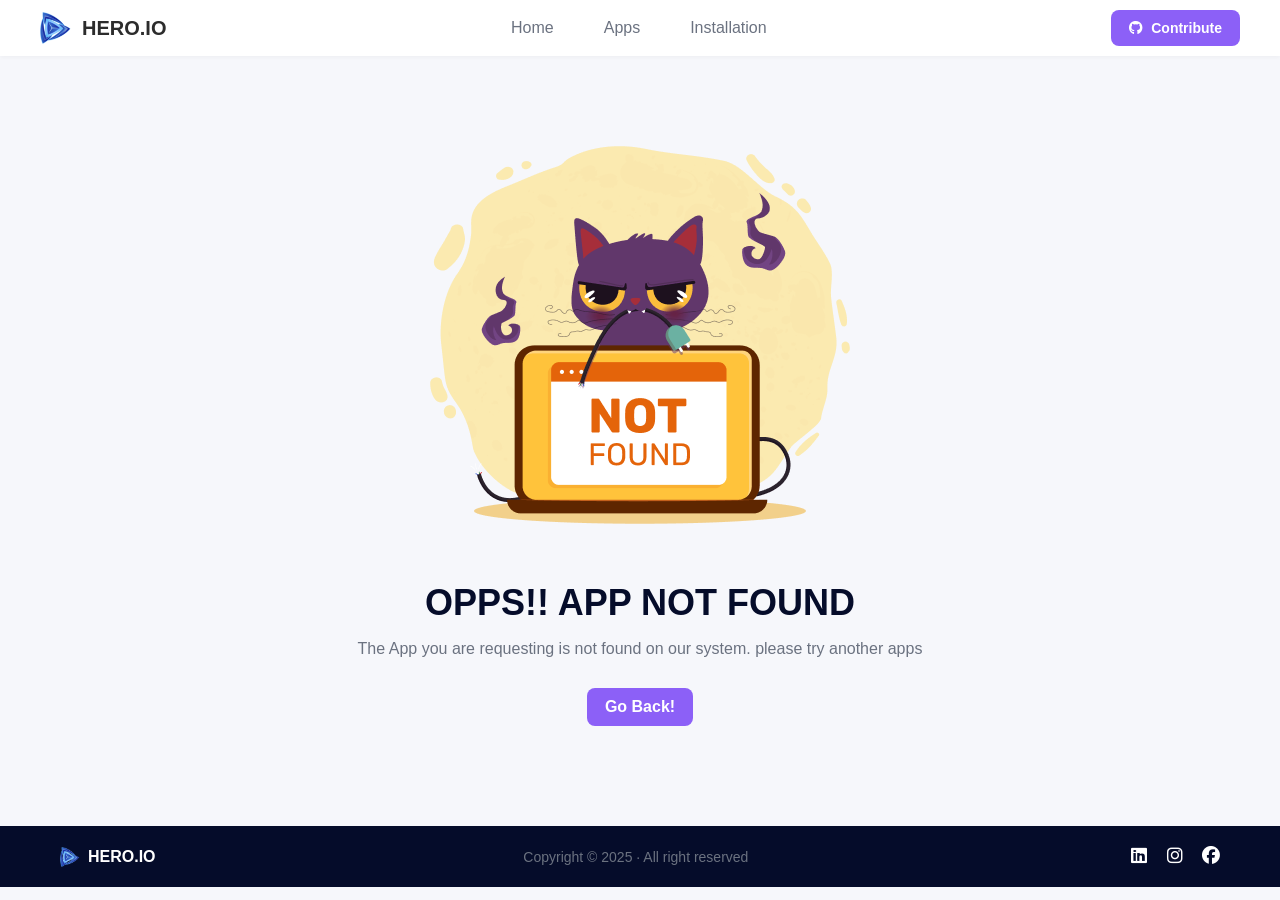
<file: app-details.html>
<!doctype html>
<html lang="en">
  <head>
    <meta charset="utf-8" />
    <meta name="viewport" content="width=device-width,initial-scale=1" />
    <title>Hero IO — App Details</title>
    <link rel="stylesheet" href="style.css" />
    <link
      rel="stylesheet"
      href="https://cdnjs.cloudflare.com/ajax/libs/font-awesome/6.5.2/css/all.min.css"
    />
  </head>
  <body>
    <div class="site">
      <header class="site-header" role="banner">
        <div class="header-inner container">
          <a href="index.html" class="logo">
            <img src="assets/logo.png" alt="HERO.IO logo" class="logo-icon" />
            <div class="brand">HERO.IO</div>
          </a>

          <nav class="nav" role="navigation" aria-label="Main">
            <a href="index.html" class="nav-link">Home</a>
            <a href="apps.html" class="nav-link">Apps</a>
            <a href="installation.html" class="nav-link">Installation</a>
          </nav>

          <a class="btn contribute" href="#" target="_blank" rel="noopener">
            <i class="fa-brands fa-github"></i>
            Contribute
          </a>
        </div>
      </header>

      <main class="container">
        <div id="appContent">
          <div class="app-details-header" id="appDetailsHeader"></div>

          <div class="ratings-section">
            <h2>Ratings</h2>
            <div class="ratings-chart">
              <div class="ratings-bar-list" id="ratingsBreakdown"></div>
              <div class="rating-x-axis">
                <span class="start">0</span>
                <span>3000</span>
                <span>6000</span>
                <span>9000</span>
                <span class="end">12000</span>
              </div>
            </div>
          </div>

          <div class="description-section">
            <h2>Description</h2>
            <div id="appDescription"></div>
          </div>
        </div>

        <div id="appNotFound" class="error-page" style="display: none">
          <img
            src="assets/App-Error.png"
            alt="App Not Found Illustration"
            class="app-not-found-image"
          />
          <h1>OPPS!! APP NOT FOUND</h1>
          <p>
            The App you are requesting is not found on our system. please try
            another apps
          </p>
          <a
            href="apps.html"
            class="btn"
            style="background: var(--secondary-color)"
            >Go Back!</a
          >
        </div>
      </main>

      <footer class="site-footer" style="margin-top: 40px">
        <div class="container footer-inner">
          <div class="footer-logo">
            <img
              src="assets/logo.png"
              alt="HERO.IO logo"
              style="width: 20px; height: 20px"
            />
            HERO.IO
          </div>
          <div class="footer-text">Copyright © 2025 · All right reserved</div>
          <div class="social-links">
            <a href="#" aria-label="LinkedIn"
              ><i class="fab fa-linkedin"></i
            ></a>
            <a href="#" aria-label="Instagram"
              ><i class="fab fa-instagram"></i
            ></a>
            <a href="#" aria-label="Facebook"
              ><i class="fab fa-facebook"></i
            ></a>
          </div>
        </div>
      </footer>
    </div>

    <script src="data.js"></script>
    <script src="utils.js"></script>
    <script>
      function renderAppDetails() {
        showLoading(true);
        const urlParams = new URLSearchParams(window.location.search);
        const appId = parseInt(urlParams.get("id"));
        const app = window.appsData.find((a) => a.id === appId);

        const appContent = document.getElementById("appContent");
        const appNotFound = document.getElementById("appNotFound");

        if (!app) {
          appContent.style.display = "none";
          appNotFound.style.display = "block";
          showLoading(false);
          return;
        }

        appContent.style.display = "block";
        appNotFound.style.display = "none";
        document.title = `Hero IO — ${app.title}`;

        // Check if installed
        const isInstalled = getInstalledApps().some((a) => a.id === app.id);

        // Render Header
        document.getElementById("appDetailsHeader").innerHTML = `
                <div class="app-details-icon-container">
                    <img src="${app.image}" alt="${app.title} icon" class="app-details-icon" onerror="this.src='assets/placeholder.png'">
                </div>
                <div class="app-details-info">
                    <h1>${app.title}</h1>
                    <p>Developed by <strong>${app.companyName}</strong></p>
                    <div class="app-stats-grid">
                        <div class="app-stat-item">
                            <div class="app-stat-value">${formatDownloads(app.downloads)}</div>
                            <div class="app-stat-label">Downloads</div>
                        </div>
                        <div class="app-stat-item">
                            <div class="app-stat-value">${app.ratingAvg}</div>
                            <div class="app-stat-label">Average Ratings</div>
                        </div>
                        <div class="app-stat-item">
                            <div class="app-stat-value">${formatDownloads(app.reviews)}</div>
                            <div class="app-stat-label">Total Reviews</div>
                        </div>
                    </div>
                    <button id="installBtn" class="btn install-btn-lg ${isInstalled ? "installed" : ""}" ${isInstalled ? "disabled" : ""}>
                        ${isInstalled ? "Installed" : `Install Now (${app.size} MB)`}
                    </button>
                </div>
            `;

        // Install Button Logic
        document
          .getElementById("installBtn")
          .addEventListener("click", function () {
            if (isInstalled) return;

            const installedApps = getInstalledApps();
            if (!installedApps.some((a) => a.id === app.id)) {
              installedApps.push(app);
              saveInstalledApps(installedApps);

              // Update button state
              this.textContent = "Installed";
              this.disabled = true;
              this.classList.add("installed");

              showToast("App installed successfully!");
            }
          });

        // Render Ratings Breakdown
        const scaledRatings = getScaledRatings(app);
        const breakdownHtml = scaledRatings
          .map((r) => {
            // Use Font Awesome star icons
            const starIcon =
              '<i class="fa-solid fa-star" style="color: var(--rating-color);"></i>';
            return `
                    <div class="rating-row">
                        <div class="star-label">${r.name.replace(" star", "")} ${starIcon}</div>
                        <div class="rating-bar-container">
                            <div class="rating-bar" style="width: ${r.percentage}%;"></div>
                        </div>
                    </div>
                `;
          })
          .reverse()
          .join(""); // Reverse to show 5 star at the top

        document.getElementById("ratingsBreakdown").innerHTML = breakdownHtml;

        // Render Description
        // Split the description by '. ' to create paragraphs for better layout
        document.getElementById("appDescription").innerHTML = app.description
          .split(". ")
          .map((p) => {
            if (p.trim().length > 0) return `<p>${p}.</p>`;
            return "";
          })
          .join("");

        showLoading(false);
      }

      document.addEventListener("DOMContentLoaded", renderAppDetails);
    </script>
  </body>
</html>
</file>
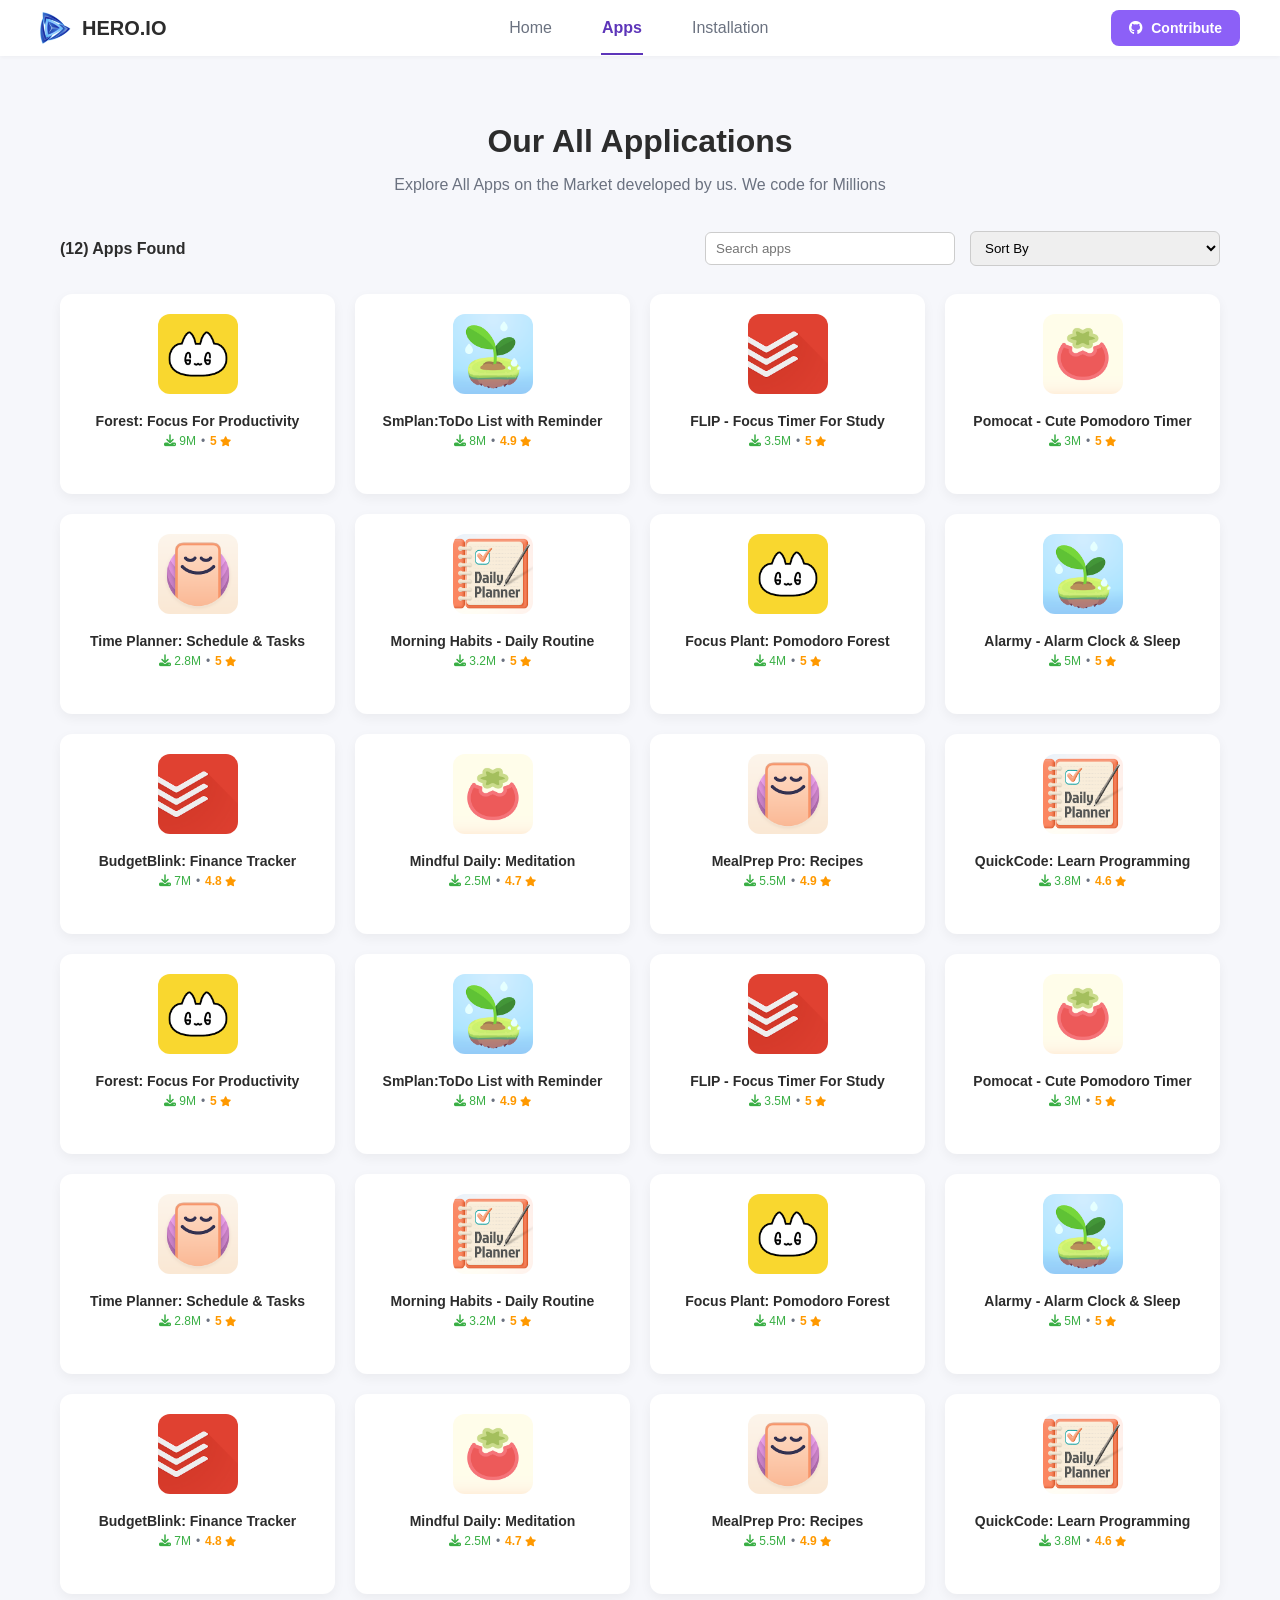
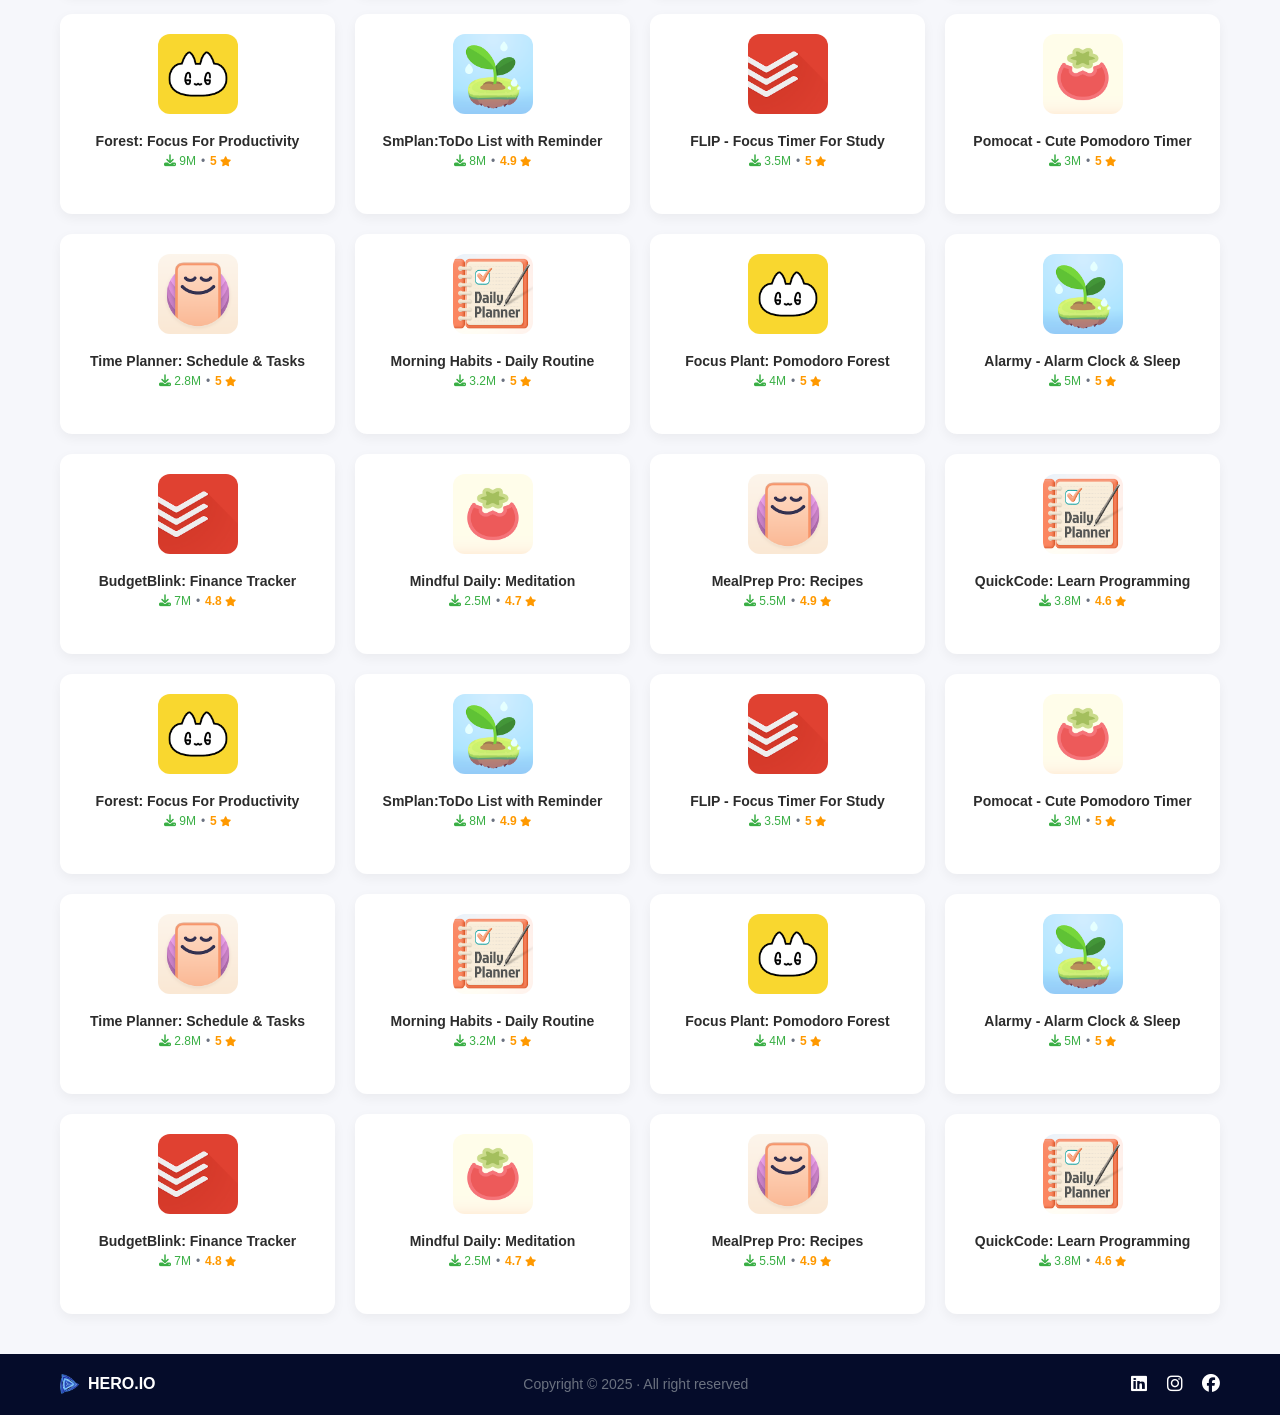
<file: apps.html>
<!doctype html>
<html lang="en">
  <head>
    <meta charset="utf-8" />
    <meta name="viewport" content="width=device-width,initial-scale=1" />
    <title>Hero IO — Apps</title>
    <link rel="stylesheet" href="style.css" />
    <link
      rel="stylesheet"
      href="https://cdnjs.cloudflare.com/ajax/libs/font-awesome/6.5.2/css/all.min.css"
    />
  </head>
  <body>
    <div class="site">
      <header class="site-header" role="banner">
        <div class="header-inner container">
          <a href="index.html" class="logo">
            <img src="assets/logo.png" alt="HERO.IO logo" class="logo-icon" />
            <div class="brand">HERO.IO</div>
          </a>

          <nav class="nav" role="navigation" aria-label="Main">
            <a href="index.html" class="nav-link">Home</a>
            <a href="apps.html" class="nav-link active">Apps</a>
            <a href="installation.html" class="nav-link">Installation</a>
          </nav>

          <a
            class="btn contribute"
            href="https://github.com/masuma01199"
            target="_blank"
            rel="noopener"
          >
            <i class="fa-brands fa-github"></i>
            Contribute
          </a>
        </div>
      </header>

      <main class="container">
        <section class="apps-section" style="padding-top: 40px">
          <h2 style="text-align: center; font-size: 32px; margin-bottom: 10px">
            Our All Applications
          </h2>
          <p style="text-align: center">
            Explore All Apps on the Market developed by us. We code for Millions
          </p>

          <div class="apps-header">
            <p class="apps-count" id="appsCount"></p>
            <div class="apps-controls">
              <input id="search" placeholder="Search apps" />
              <select id="sortDropdown">
                <option value="none">Sort By</option>
                <option value="high-low">High-Low Downloads</option>
                <option value="low-high">Low-High Downloads</option>
              </select>
            </div>
          </div>

          <div id="appsGrid" class="app-grid" aria-live="polite"></div>

          <div
            id="noAppFound"
            class="error-page"
            style="display: none; text-align: center"
          >
            <img
              src="assets/App-Error.png"
              alt="No App Found Illustration"
              style="max-width: 300px"
            />
            <p style="font-weight: 600">No App Found</p>
            <p>Try refining your search query.</p>
          </div>
        </section>
      </main>

      <footer class="site-footer">
        <div class="container footer-inner">
          <div class="footer-logo">
            <img
              src="assets/logo.png"
              alt="HERO.IO logo"
              style="width: 20px; height: 20px"
            />
            HERO.IO
          </div>
          <div class="footer-text">Copyright © 2025 · All right reserved</div>
          <div class="social-links">
            <a href="#" aria-label="LinkedIn"
              ><i class="fab fa-linkedin"></i
            ></a>
            <a href="#" aria-label="Instagram"
              ><i class="fab fa-instagram"></i
            ></a>
            <a href="#" aria-label="Facebook"
              ><i class="fab fa-facebook"></i
            ></a>
          </div>
        </div>
      </footer>
    </div>

    <script src="data.js"></script>
    <script src="utils.js"></script>
    <script>
      let currentApps = [...window.appsData];

      function createCard(app) {
        const el = document.createElement("article");
        el.className = "app-card";
        el.setAttribute("tabindex", "0");
        el.innerHTML = `
                <img class="app-card-image" src="${app.image}" alt="${app.title} icon" onerror="this.src='assets/demo-app (1).webp'">
                <h3 class="app-card-title">${app.title}</h3>
                <div class="app-card-meta">
                    <span class="download-count">
                        <i class="fa-solid fa-download download-icon" style="font-size: 12px; vertical-align: middle;"></i>
                        ${formatDownloads(app.downloads)}
                    </span>
                    <span>•</span>
                    <span class="rating">${app.ratingAvg} <i class="fa-solid fa-star" style="font-size:10px;"></i></span>
                </div>
            `;
        el.addEventListener("click", () =>
          navigateTo("app-details.html?id=" + app.id),
        );
        return el;
      }

      function renderApps(appsToRender) {
        const grid = document.getElementById("appsGrid");
        const noAppFound = document.getElementById("noAppFound");
        const appsCount = document.getElementById("appsCount");

        grid.innerHTML = "";
        appsCount.textContent = `(${appsToRender.length}) Apps Found`;

        if (appsToRender.length === 0) {
          noAppFound.style.display = "block";
          grid.style.display = "none";
        } else {
          noAppFound.style.display = "none";
          grid.style.display = "grid";
          // Render the apps (duplicated to match the demo count of 32 cards)
          const duplicatedApps = [
            ...appsToRender,
            ...appsToRender,
            ...appsToRender,
            ...appsToRender,
          ];
          duplicatedApps.forEach((app) => grid.appendChild(createCard(app)));
        }
      }

      function applyFiltersAndSort() {
        showLoading(true);
        const query = document.getElementById("search").value.toLowerCase();
        const sortBy = document.getElementById("sortDropdown").value;

        // 1. Filter
        let filteredApps = window.appsData.filter(
          (app) =>
            app.title.toLowerCase().includes(query) ||
            app.companyName.toLowerCase().includes(query),
        );

        // 2. Sort
        if (sortBy === "high-low") {
          filteredApps.sort((a, b) => b.downloads - a.downloads);
        } else if (sortBy === "low-high") {
          filteredApps.sort((a, b) => a.downloads - b.downloads);
        }

        currentApps = filteredApps;
        renderApps(currentApps);
        // Hide loading after a slight delay to allow rendering
        setTimeout(() => showLoading(false), 100);
      }

      document
        .getElementById("search")
        .addEventListener("input", applyFiltersAndSort);
      document
        .getElementById("sortDropdown")
        .addEventListener("change", applyFiltersAndSort);

      document.addEventListener("DOMContentLoaded", () => {
        // Initial render (show all 12 apps, which are then duplicated to 32)
        applyFiltersAndSort();
      });
    </script>
  </body>
</html>
</file>
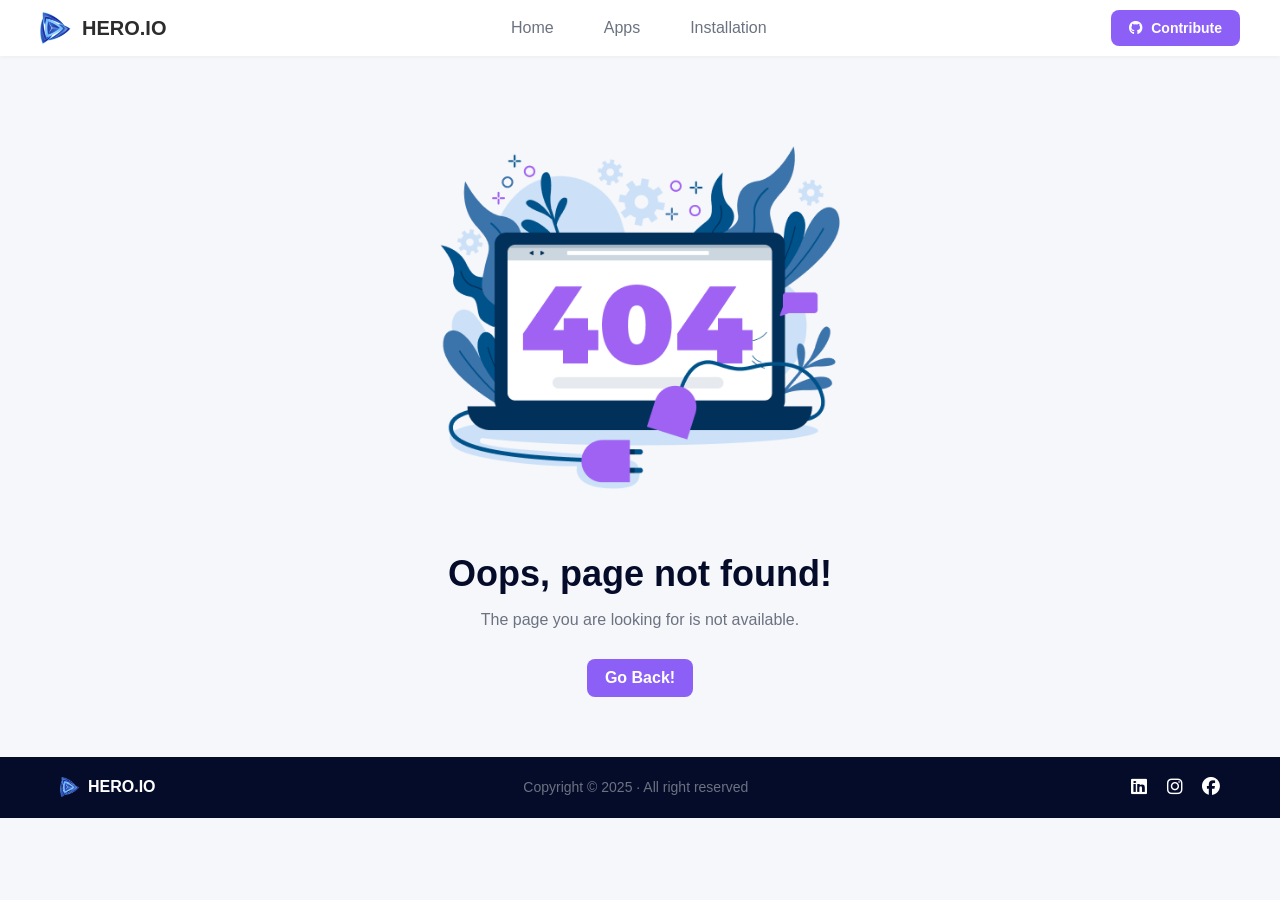
<file: Error-page.html>
<!doctype html>
<html lang="en">
  <head>
    <meta charset="utf-8" />
    <meta name="viewport" content="width=device-width,initial-scale=1" />
    <title>Hero IO — Error 404</title>
    <link rel="stylesheet" href="style.css" />
    <link
      rel="stylesheet"
      href="https://cdnjs.cloudflare.com/ajax/libs/font-awesome/6.5.2/css/all.min.css"
    />
  </head>
  <body>
    <div class="site">
      <header class="site-header" role="banner">
        <div class="header-inner container">
          <a href="index.html" class="logo">
            <img src="assets/logo.png" alt="HERO.IO logo" class="logo-icon" />
            <div class="brand">HERO.IO</div>
          </a>

          <nav class="nav" role="navigation" aria-label="Main">
            <a href="index.html" class="nav-link">Home</a>
            <a href="apps.html" class="nav-link">Apps</a>
            <a href="installation.html" class="nav-link">Installation</a>
          </nav>

          <a class="btn contribute" href="#" target="_blank" rel="noopener">
            <i class="fa-brands fa-github"></i>
            Contribute
          </a>
        </div>
      </header>

      <main class="container">
        <section class="error-page">
          <img
            src="assets/error-404.png"
            alt="404 Page Not Found Illustration"
          />

          <h1>Oops, page not found!</h1>
          <p>The page you are looking for is not available.</p>
          <a href="index.html" class="btn">Go Back!</a>
        </section>
      </main>

      <footer class="site-footer">
        <div class="container footer-inner">
          <div class="footer-logo">
            <img
              src="assets/logo.png"
              alt="HERO.IO logo"
              style="width: 20px; height: 20px"
            />
            HERO.IO
          </div>
          <div class="footer-text">Copyright © 2025 · All right reserved</div>
          <div class="social-links">
            <a href="#" aria-label="LinkedIn"
              ><i class="fab fa-linkedin"></i
            ></a>
            <a href="#" aria-label="Instagram"
              ><i class="fab fa-instagram"></i
            ></a>
            <a href="#" aria-label="Facebook"
              ><i class="fab fa-facebook"></i
            ></a>
          </div>
        </div>
      </footer>
    </div>
    <script src="utils.js"></script>
  </body>
</html>
</file>
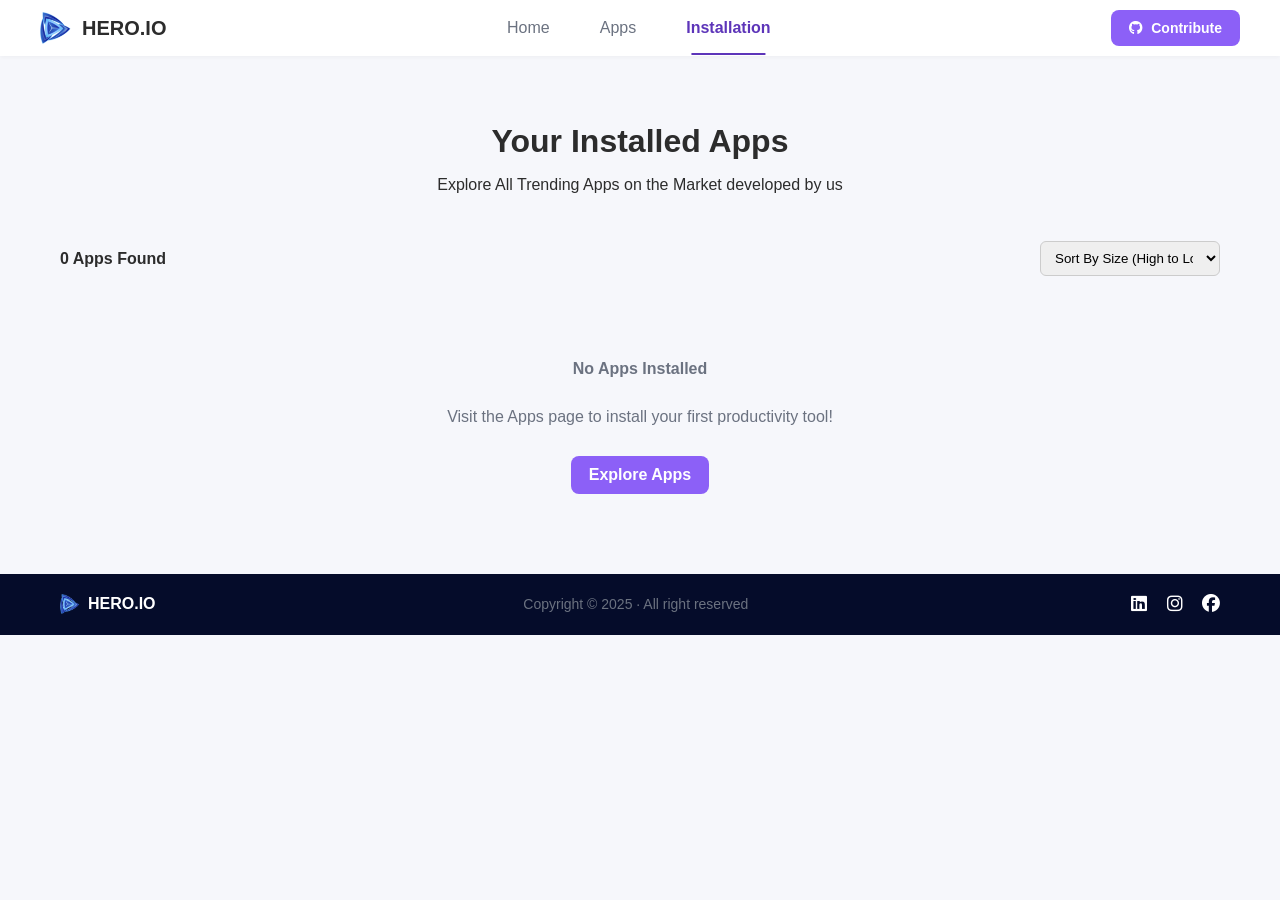
<file: installation.html>
<!doctype html>
<html lang="en">
  <head>
    <meta charset="utf-8" />
    <meta name="viewport" content="width=device-width,initial-scale=1" />
    <title>Hero IO — My Installation</title>
    <link rel="stylesheet" href="style.css" />
    <link
      rel="stylesheet"
      href="https://cdnjs.cloudflare.com/ajax/libs/font-awesome/6.5.2/css/all.min.css"
    />
  </head>
  <body>
    <div class="site">
      <header class="site-header" role="banner">
        <div class="header-inner container">
          <a href="index.html" class="logo">
            <img src="assets/logo.png" alt="HERO.IO logo" class="logo-icon" />
            <div class="brand">HERO.IO</div>
          </a>

          <nav class="nav" role="navigation" aria-label="Main">
            <a href="index.html" class="nav-link">Home</a>
            <a href="apps.html" class="nav-link">Apps</a>
            <a href="installation.html" class="nav-link active">Installation</a>
          </nav>

          <a class="btn contribute" href="#" target="_blank" rel="noopener">
            <i class="fa-brands fa-github"></i>
            Contribute
          </a>
        </div>
      </header>

      <main class="container">
        <section class="installed-app-list">
          <h2 style="text-align: center; font-size: 32px; margin-bottom: 10px">
            Your Installed Apps
          </h2>
          <p style="text-align: center; margin-bottom: 40px">
            Explore All Trending Apps on the Market developed by us
          </p>

          <div class="install-controls">
            <p><strong id="installedCount">0 Apps Found</strong></p>
            <div class="apps-controls">
              <select
                id="sortInstalledDropdown"
                style="width: 180px"
                aria-label="Sort installed apps"
              >
                <option value="size-desc">Sort By Size (High to Low)</option>
                <option value="name-asc">Sort By Name (A-Z)</option>
                <option value="name-desc">Sort By Name (Z-A)</option>
              </select>
            </div>
          </div>

          <div id="installedAppContainer"></div>

          <div
            id="noInstalledApps"
            class="error-page"
            style="display: none; padding: 40px 0"
          >
            <p style="font-weight: 600">No Apps Installed</p>
            <p>Visit the Apps page to install your first productivity tool!</p>
            <a href="apps.html" class="btn">Explore Apps</a>
          </div>
        </section>
      </main>

      <footer class="site-footer">
        <div class="container footer-inner">
          <div class="footer-logo">
            <img
              src="assets/logo.png"
              alt="HERO.IO logo"
              style="width: 20px; height: 20px"
            />
            HERO.IO
          </div>
          <div class="footer-text">Copyright © 2025 · All right reserved</div>
          <div class="social-links">
            <a href="#" aria-label="LinkedIn"
              ><i class="fab fa-linkedin"></i
            ></a>
            <a href="#" aria-label="Instagram"
              ><i class="fab fa-instagram"></i
            ></a>
            <a href="#" aria-label="Facebook"
              ><i class="fab fa-facebook"></i
            ></a>
          </div>
        </div>
      </footer>
    </div>

    <script src="data.js"></script>
    <script src="utils.js"></script>
    <script>
      function createInstalledCard(app) {
        const el = document.createElement("article");
        el.className = "installed-app-item";
        el.setAttribute("data-app-id", app.id);
        el.innerHTML = `
                <img src="${app.image}" alt="${app.title} icon" onerror="this.src='assets/placeholder.png'"> 
                <div class="installed-app-details">
                    <h3>${app.title}</h3>
                    <div class="installed-app-meta">
                        <span class="download-count">
                            <i class="fa-solid fa-download download-icon" style="font-size: 12px; vertical-align: middle;"></i>
                            ${formatDownloads(app.downloads)}
                        </span>
                        <span>•</span>
                        <span class="rating">${app.ratingAvg} <i class="fa-solid fa-star" style="font-size:10px;"></i></span>
                        <span>•</span>
                        <span>${app.size} MB</span>
                    </div>
                </div>
                <button class="btn uninstall-btn">Uninstall</button>
            `;

        // Uninstall Logic
        el.querySelector(".uninstall-btn").addEventListener(
          "click",
          function () {
            uninstallApp(app.id, app.title);
          },
        );
        return el;
      }

      function uninstallApp(appId, appTitle) {
        showLoading(true);
        let installedApps = getInstalledApps();
        const index = installedApps.findIndex((a) => a.id === appId);

        if (index > -1) {
          installedApps.splice(index, 1);
          saveInstalledApps(installedApps);

          // Remove from UI
          const elementsToRemove = document.querySelectorAll(
            `[data-app-id="${appId}"]`,
          );
          elementsToRemove.forEach((el) => el.remove());

          showToast(`'${appTitle}' has been uninstalled.`, "error");
          renderInstalledApps(); // Re-render to update the list
        }
        showLoading(false);
      }

      function renderInstalledApps() {
        showLoading(true);
        let installedApps = getInstalledApps();
        const container = document.getElementById("installedAppContainer");
        const installedCount = document.getElementById("installedCount");
        const noInstalledApps = document.getElementById("noInstalledApps");

        // Apply sorting
        const sortBy = document.getElementById("sortInstalledDropdown").value;
        if (sortBy === "name-asc") {
          installedApps.sort((a, b) => a.title.localeCompare(b.title));
        } else if (sortBy === "name-desc") {
          installedApps.sort((a, b) => b.title.localeCompare(a.title));
        } else if (sortBy === "size-desc") {
          installedApps.sort((a, b) => b.size - a.size);
        }

        container.innerHTML = "";

        if (installedApps.length === 0) {
          noInstalledApps.style.display = "block";
          installedCount.textContent = "0 Apps Found";
        } else {
          noInstalledApps.style.display = "none";
          installedCount.textContent = `${installedApps.length} Apps Found`;
          // Duplicate and render all unique installed apps for the list visual
          const duplicatedApps = [
            ...installedApps,
            ...installedApps,
            ...installedApps,
          ];
          duplicatedApps.forEach((app) =>
            container.appendChild(createInstalledCard(app)),
          );
        }
        showLoading(false);
      }

      document
        .getElementById("sortInstalledDropdown")
        .addEventListener("change", renderInstalledApps);
      document.addEventListener("DOMContentLoaded", renderInstalledApps);
    </script>
  </body>
</html>
</file>
<file: style.css>
/* Base Styles */
:root {
  --text-dark: #2c2c2c;
  --text-light: #ffffff;
  --bg-light: #f6f7fb;
  --bg-dark: #050c2a; /* Dark Blue Header/Footer */
  --card-bg: #ffffff;
  --primary-color: #5d35b9; /* Purple Accent */
  --secondary-color: #8c60f7; /* Lighter Purple button */
  --rating-color: #ff9900; /* Orange for ratings */
  --install-color: #39ae44; /* Green for install/uninstall */
  --muted: #6b7280;
  --max-width: 1200px;
  --radius: 12px;
  --shadow: 0 4px 12px rgba(0, 0, 0, 0.05);
  --gap: 20px;
}

* {
  box-sizing: border-box;
}
html,
body {
  height: 100%;
}
body {
  margin: 0;
  font-family:
    -apple-system, BlinkMacSystemFont, "Segoe UI", Roboto, "Helvetica Neue",
    Arial, sans-serif;
  background: var(--bg-light);
  color: var(--text-dark);
  -webkit-font-smoothing: antialiased;
}
.container {
  max-width: var(--max-width);
  margin: 0 auto;
  padding: 0 20px;
}
a {
  text-decoration: none;
  color: var(--primary-color);
}
img {
  max-width: 100%;
  height: auto;
}

/* Header */
.site-header {
  background: var(--card-bg);
  box-shadow: 0 2px 4px rgba(0, 0, 0, 0.03);
}
.header-inner {
  display: flex;
  align-items: center;
  justify-content: space-between;
  padding: 10px 0;
}
.logo {
  display: flex;
  align-items: center;
  gap: 10px;
  text-decoration: none;
  color: var(--text-dark);
}
.logo-icon {
  width: 32px;
  height: 32px;
}
.brand {
  font-size: 20px;
  font-weight: 700;
}
.nav {
  display: flex;
  gap: 30px;
  align-items: center;
}
.nav-link {
  color: var(--muted);
  text-decoration: none;
  padding: 8px 10px;
  position: relative;
  transition: color 0.2s;
}
.nav-link.active {
  color: var(--primary-color);
  font-weight: 600;
}
.nav-link.active::after {
  content: "";
  position: absolute;
  bottom: -10px;
  left: 50%;
  transform: translateX(-50%);
  width: 70%;
  height: 2px;
  background: var(--primary-color);
}
.btn {
  display: inline-flex;
  align-items: center;
  justify-content: center;
  gap: 8px;
  padding: 10px 18px;
  border-radius: 8px;
  background: var(--secondary-color);
  color: var(--text-light);
  text-decoration: none;
  border: none;
  cursor: pointer;
  font-weight: 600;
  transition: background 0.2s;
}
.btn.contribute {
  background: var(--secondary-color);
  font-size: 14px;
}
.btn:disabled {
  background: #ccc;
  cursor: not-allowed;
}

/* Hero Section */
.hero-section {
  text-align: center;
  padding: 60px 0 40px;
}
.hero-section h1 {
  font-size: 48px;
  font-weight: 900;
  margin-bottom: 10px;
}
.hero-section h1 strong {
  color: var(--primary-color);
}
.hero-section p {
  color: var(--muted);
  max-width: 600px;
  margin: 0 auto 30px;
}
.hero-image {
  max-width: 400px;
  margin: 40px auto 30px;
}
.hero-ctas {
  display: flex;
  justify-content: center;
  gap: 15px;
}
.hero-ctas .btn {
  padding: 12px 25px;
  background: none;
  border: 1px solid #ddd;
  color: var(--text-dark);
}
.hero-ctas .btn:hover {
  border-color: var(--primary-color);
}
.hero-ctas .btn img {
  width: 20px;
}

/* Stats/Trusted Section */
.stats-section {
  text-align: center;
  background: var(--bg-dark);
  color: var(--text-light);
  padding: 30px 0;
  margin-bottom: 40px;
  box-shadow: 0 4px 10px rgba(0, 0, 0, 0.1);
}
.stats-section h2 {
  font-size: 28px;
  margin-bottom: 30px;
}
.stats-grid {
  display: flex;
  justify-content: center;
  gap: 60px;
}
.stat-card {
  text-align: center;
  padding: 15px;
}
.stat-value {
  font-size: 48px;
  font-weight: 800;
  color: var(--secondary-color);
}
.stat-label {
  font-size: 16px;
  color: var(--text-light);
  font-weight: 600;
  margin: 5px 0;
}
.stat-change {
  font-size: 12px;
  color: #10b981; /* Green for positive change */
}

/* Trending Apps / All Apps */
.apps-section {
  padding-top: 20px;
}
.apps-section h2 {
  text-align: center;
  margin-bottom: 10px;
}
.apps-section > p {
  text-align: center;
  margin-bottom: 30px;
  color: var(--muted);
}
.app-grid {
  display: grid;
  grid-template-columns: repeat(4, 1fr);
  gap: var(--gap);
  padding-bottom: 40px;
}

/* App Card */
.app-card {
  background: var(--card-bg);
  border-radius: var(--radius);
  padding: 20px 10px;
  box-shadow: var(--shadow);
  text-align: center;
  cursor: pointer;
  transition: transform 0.2s;
  min-height: 200px;
}
.app-card:hover {
  transform: translateY(-5px);
}
.app-card-image {
  width: 80px;
  height: 80px;
  border-radius: 12px;
  margin-bottom: 10px;
}
.app-card-title {
  font-size: 14px;
  font-weight: 600;
  margin: 5px 0 5px 0;
  white-space: nowrap;
  overflow: hidden;
  text-overflow: ellipsis;
}
.app-card-meta {
  font-size: 12px;
  color: var(--muted);
  display: flex;
  justify-content: center;
  align-items: center;
  gap: 5px;
}
.rating {
  font-weight: 600;
  color: var(--rating-color);
}
.download-count {
  color: var(--install-color);
}
.app-card-meta .download-icon {
  display: inline-block;
  width: 12px;
}

.show-all-btn {
  text-align: center;
  padding: 20px 0 40px;
}

/* Footer */
.site-footer {
  background: var(--bg-dark);
  padding: 20px 0;
  color: var(--muted);
}
.footer-inner {
  display: flex;
  justify-content: space-between;
  align-items: center;
}
.footer-logo {
  display: flex;
  align-items: center;
  gap: 8px;
  font-size: 16px;
  font-weight: 600;
  color: var(--text-light);
}
.footer-text {
  font-size: 14px;
}
.social-links a {
  margin-left: 15px;
  color: var(--text-light);
  font-size: 18px;
}

/* All Apps Page Controls */
.apps-header {
  display: flex;
  justify-content: space-between;
  align-items: center;
  margin-bottom: 20px;
}
.apps-count {
  font-weight: 700;
  color: var(--text-dark);
}
.apps-controls {
  display: flex;
  gap: 15px;
  align-items: center;
}
.apps-controls input,
.apps-controls select {
  padding: 8px 10px;
  border-radius: 6px;
  border: 1px solid #ccc;
  width: 250px;
}

/* App Details Page */
.app-details-header {
  display: flex;
  gap: 40px;
  align-items: center;
  padding: 40px 0 20px;
  border-bottom: 1px solid #eee;
}
.app-details-icon-container {
  width: 120px;
  height: 120px;
  flex-shrink: 0;
}
.app-details-icon {
  width: 100%;
  height: 100%;
  border-radius: 25px;
  box-shadow: var(--shadow);
}
.app-details-info h1 {
  font-size: 32px;
  margin: 0 0 5px 0;
}
.app-details-info p {
  color: var(--muted);
  margin: 0 0 25px 0;
}
.app-stats-grid {
  display: flex;
  gap: 30px;
  text-align: left;
  margin-bottom: 20px;
}
.app-stat-item {
  padding-right: 30px;
  border-right: 1px solid #eee;
}
.app-stat-item:last-child {
  border-right: none;
  padding-right: 0;
}
.app-stat-value {
  font-size: 24px;
  font-weight: 700;
  color: var(--bg-dark);
  margin-bottom: 5px;
}
.app-stat-label {
  font-size: 14px;
  color: var(--primary-color);
  font-weight: 500;
}
.install-btn-lg {
  padding: 12px 30px;
  font-size: 16px;
  margin-top: 10px;
  background: var(--install-color);
}
.install-btn-lg.installed {
  background: #ccc;
}

/* Ratings Breakdown (Horizontal Bar Chart) */
.ratings-section {
  padding: 20px 0 40px;
}
.ratings-section h2 {
  font-size: 24px;
  margin-bottom: 20px;
}
.ratings-chart {
  position: relative;
  padding-bottom: 30px;
  max-width: 800px;
  margin-top: 20px;
}
.ratings-bar-list {
  display: flex;
  flex-direction: column;
  gap: 8px;
}
.rating-row {
  display: flex;
  align-items: center;
  gap: 15px;
}
.star-label {
  width: 50px;
  text-align: left;
  font-size: 14px;
  color: var(--text-dark);
  font-weight: 500;
}
.rating-bar-container {
  flex-grow: 1;
  height: 15px;
  background: #e5e5e5;
  border-radius: 0;
}
.rating-bar {
  height: 100%;
  background: var(--rating-color);
  border-radius: 0;
}
.rating-x-axis {
  position: absolute;
  bottom: -20px;
  left: 70px;
  right: 0;
  display: flex;
  justify-content: space-between;
  font-size: 12px;
  color: var(--muted);
  border-top: 1px solid #ccc;
  padding-top: 5px;
}
.rating-x-axis span {
  position: relative;
  transform: translateX(50%);
}
.rating-x-axis .start {
  transform: translateX(0);
}
.rating-x-axis .end {
  transform: translateX(-50%);
}
.description-section p {
  line-height: 1.6;
  margin-bottom: 15px;
  color: var(--text-dark);
}

/* Installation Page */
.installed-app-list {
  padding: 40px 0;
}
.installed-app-item {
  display: flex;
  align-items: center;
  background: var(--card-bg);
  padding: 15px;
  border-radius: 8px;
  margin-bottom: 10px;
  box-shadow: 0 1px 3px rgba(0, 0, 0, 0.05);
}
.installed-app-item img {
  width: 60px;
  height: 60px;
  border-radius: 10px;
  margin-right: 20px;
}
.installed-app-details {
  flex-grow: 1;
}
.installed-app-details h3 {
  margin: 0;
  font-size: 18px;
}
.installed-app-meta {
  font-size: 13px;
  color: var(--muted);
}
.installed-app-meta .download-icon {
  display: inline-block;
  width: 12px;
  margin-right: 3px;
  vertical-align: middle;
}
.installed-app-meta span.rating {
  color: var(--rating-color);
}
.installed-app-item button {
  background: var(--install-color);
  padding: 8px 15px;
}
.install-controls {
  display: flex;
  justify-content: space-between;
  align-items: center;
  margin-bottom: 20px;
}

/* Error Pages */
.error-page {
  text-align: center;
  padding: 60px 20px;
}
.error-page img {
  max-width: 400px;
  margin: 30px auto;
}
.error-page h1 {
  font-size: 36px;
  color: var(--bg-dark);
  margin-bottom: 10px;
}
.error-page p {
  color: var(--muted);
  margin-bottom: 30px;
}
.error-page .btn {
  background: var(--secondary-color);
}
.app-not-found-image {
  max-width: 450px !important;
}

/* --- Toast Notification Styles --- */
#toastContainer {
  position: fixed;
  top: 20px;
  right: 20px;
  z-index: 1000;
  display: flex;
  flex-direction: column;
  gap: 10px;
}
.toast {
  background-color: var(--primary-color);
  color: var(--text-light);
  padding: 12px 20px;
  border-radius: 8px;
  box-shadow: 0 4px 12px rgba(0, 0, 0, 0.2);
  opacity: 0;
  visibility: hidden;
  transform: translateY(-20px);
  transition:
    opacity 0.5s,
    transform 0.5s,
    visibility 0.5s;
  font-size: 14px;
}
.toast.show {
  opacity: 1;
  visibility: visible;
  transform: translateY(0);
}
.toast.error {
  background-color: #ef4444; /* Red for errors/uninstalls */
}

/* --- Loading Overlay Styles --- */
#loadingOverlay {
  position: fixed;
  top: 0;
  left: 0;
  width: 100%;
  height: 100%;
  background: rgba(255, 255, 255, 0.85);
  display: none;
  justify-content: center;
  align-items: center;
  z-index: 999;
  opacity: 0;
  transition: opacity 0.3s;
}
#loadingOverlay.show {
  display: flex;
  opacity: 1;
}
.loader {
  width: 50px;
  height: 50px;
  border: 5px solid var(--bg-dark);
  border-bottom-color: var(--primary-color);
  border-radius: 50%;
  display: inline-block;
  box-sizing: border-box;
  animation: rotation 1s linear infinite;
}
@keyframes rotation {
  0% {
    transform: rotate(0deg);
  }
  100% {
    transform: rotate(360deg);
  }
}

/* Media Queries (Responsiveness) */
@media (max-width: 1000px) {
  .app-grid {
    grid-template-columns: repeat(3, 1fr);
  }
}
@media (max-width: 768px) {
  .nav {
    display: none;
  }
  .header-inner {
    justify-content: space-between;
  }
  .btn.contribute {
    padding: 8px 15px;
  }
  .app-grid {
    grid-template-columns: repeat(2, 1fr);
  }
  .stats-grid {
    flex-direction: column;
    gap: 20px;
  }
  .app-details-header {
    flex-direction: column;
    text-align: center;
    gap: 20px;
  }
  .app-stats-grid {
    justify-content: center;
  }
  .app-stat-item {
    border-right: none;
    padding-right: 0;
  }
  .apps-header {
    flex-direction: column;
    align-items: flex-start;
  }
  .apps-controls {
    justify-content: flex-start;
    margin-top: 10px;
  }
  .apps-controls input {
    width: 100%;
  }
}
@media (max-width: 480px) {
  .app-grid {
    grid-template-columns: 1fr;
  }
  .hero-section h1 {
    font-size: 36px;
  }
  .hero-ctas {
    flex-direction: column;
  }
}
</file>
